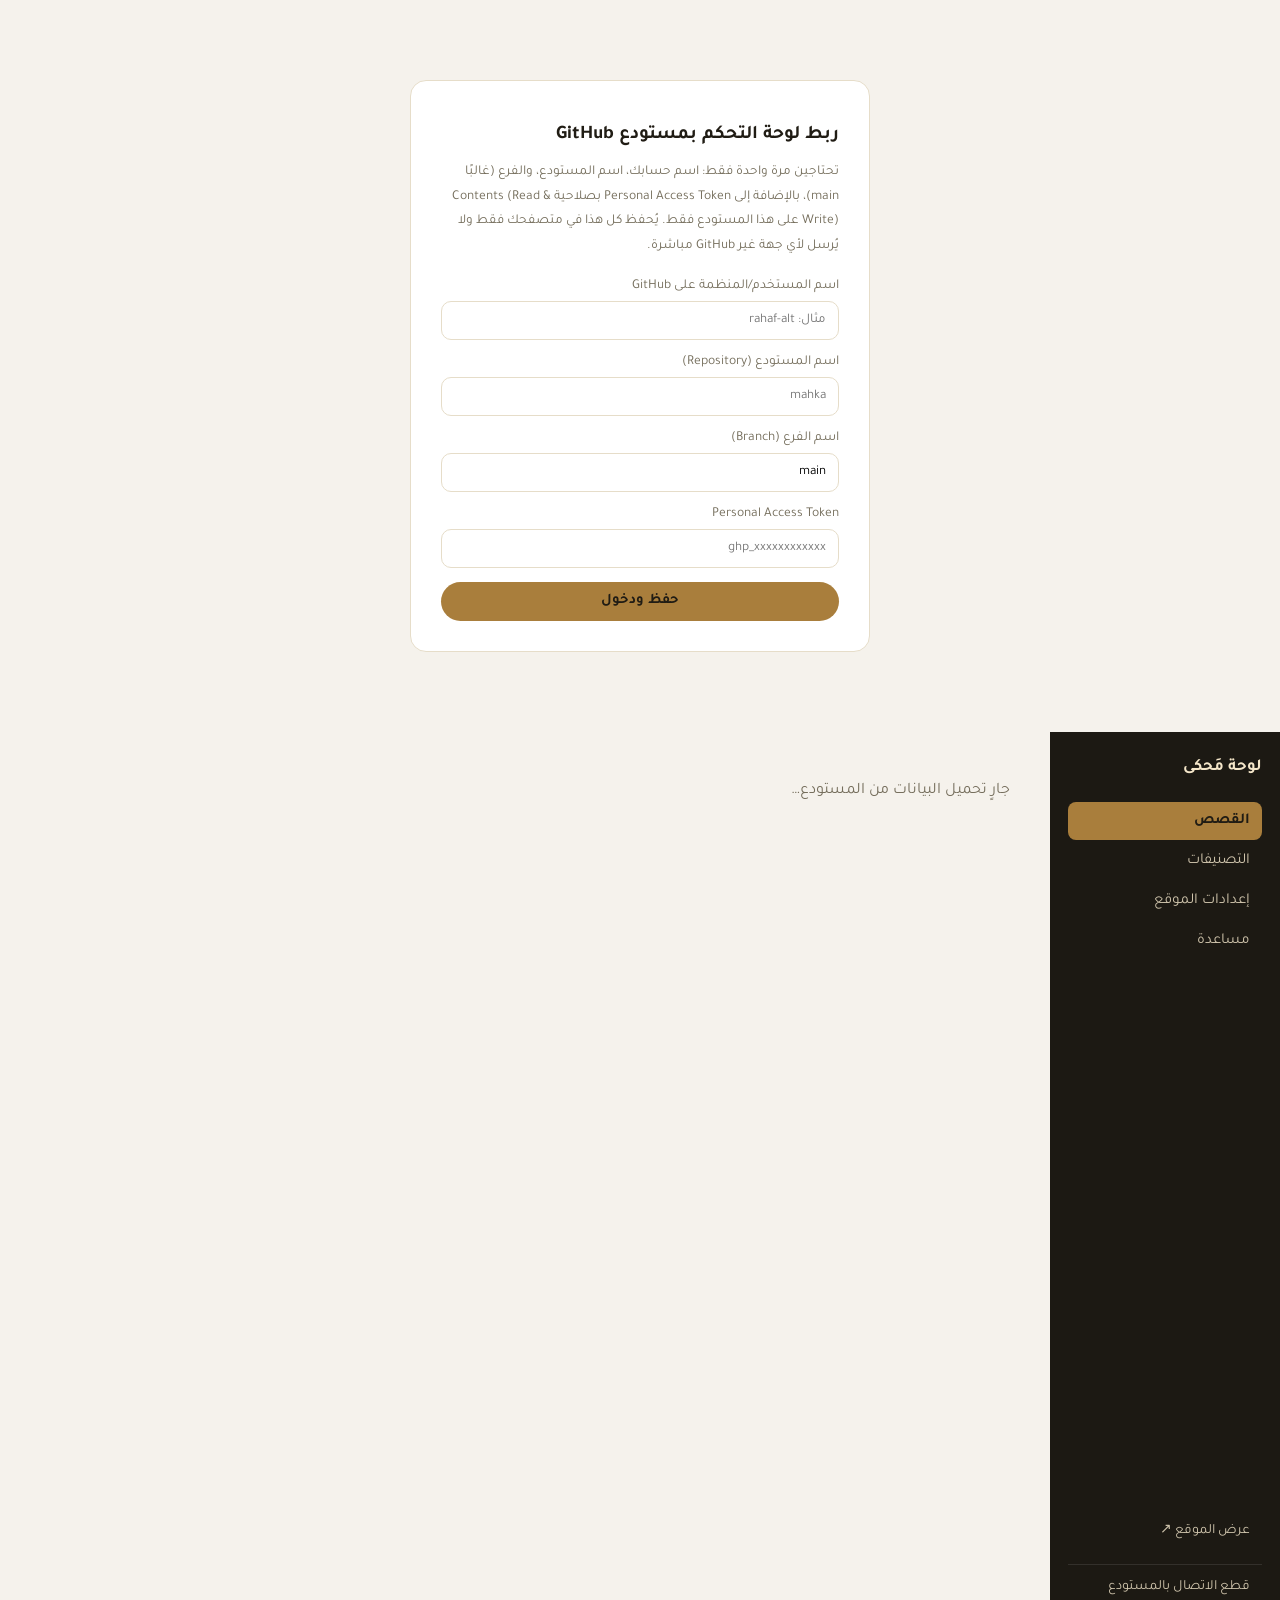
<file: docs/admin/index.html>
<!DOCTYPE html>
<html lang="ar" dir="rtl">
<head>
<meta charset="UTF-8">
<meta name="viewport" content="width=device-width, initial-scale=1.0">
<title>لوحة تحكم مَحكى</title>
<meta name="robots" content="noindex, nofollow">
<link href="https://fonts.googleapis.com/css2?family=Tajawal:wght@400;500;700&display=swap" rel="stylesheet">
<link rel="stylesheet" href="../assets/css/admin.css">
<style>
  .config-card{max-width:460px;margin:80px auto;background:#fff;border:1px solid var(--a-line);border-radius:16px;padding:30px;}
  .config-card h1{font-size:1.2rem;margin-bottom:6px;}
  .config-card p.hint{color:var(--a-muted);font-size:.85rem;margin-bottom:20px;line-height:1.8;}
  .config-card label{display:flex;flex-direction:column;gap:6px;font-size:.85rem;color:var(--a-muted);margin-bottom:14px;}
  .config-card input{border:1px solid var(--a-line);border-radius:10px;padding:10px 12px;font-family:inherit;}
  #toastBox{position:fixed;bottom:16px;left:16px;right:16px;z-index:100;max-width:420px;margin-inline-start:auto;}
  .badge-loading{opacity:.6;pointer-events:none;}
  .upload-progress{font-size:.82rem;color:var(--a-gold);margin-top:6px;}
</style>
</head>
<body class="admin-body">

<div id="toastBox"></div>

<div id="configScreen">
  <div class="config-card">
    <h1>ربط لوحة التحكم بمستودع GitHub</h1>
    <p class="hint">
      تحتاجين مرة واحدة فقط: اسم حسابك، اسم المستودع، والفرع (غالبًا main)،
      بالإضافة إلى Personal Access Token بصلاحية Contents (Read & Write) على هذا
      المستودع فقط. يُحفظ كل هذا في متصفحك فقط ولا يُرسل لأي جهة غير GitHub مباشرة.
    </p>
    <label>اسم المستخدم/المنظمة على GitHub
      <input type="text" id="cfgOwner" placeholder="مثال: rahaf-alt">
    </label>
    <label>اسم المستودع (Repository)
      <input type="text" id="cfgRepo" placeholder="mahka">
    </label>
    <label>اسم الفرع (Branch)
      <input type="text" id="cfgBranch" value="main">
    </label>
    <label>Personal Access Token
      <input type="password" id="cfgToken" placeholder="ghp_xxxxxxxxxxxx">
    </label>
    <button class="btn-primary" id="cfgSubmit" style="width:100%">حفظ ودخول</button>
  </div>
</div>

<div id="dashboard" class="admin-shell" hidden>
  <aside class="admin-sidebar">
    <div class="admin-brand">لوحة مَحكى</div>
    <nav class="admin-nav">
      <a href="#" data-tab="stories" class="tab-link active">القصص</a>
      <a href="#" data-tab="categories" class="tab-link">التصنيفات</a>
      <a href="#" data-tab="settings" class="tab-link">إعدادات الموقع</a>
      <a href="#" data-tab="help" class="tab-link">مساعدة</a>
    </nav>
    <a href="../index.html" target="_blank" class="admin-view-site">عرض الموقع ↗</a>
    <a href="#" id="disconnectBtn" class="admin-logout">قطع الاتصال بالمستودع</a>
  </aside>
  <main class="admin-main" id="tabContent">
    <p class="muted">جارٍ تحميل البيانات من المستودع…</p>
  </main>
</div>

<script src="../assets/js/admin-core.js"></script>
<script src="../assets/js/admin-app.js"></script>
</body>
</html>
</file>
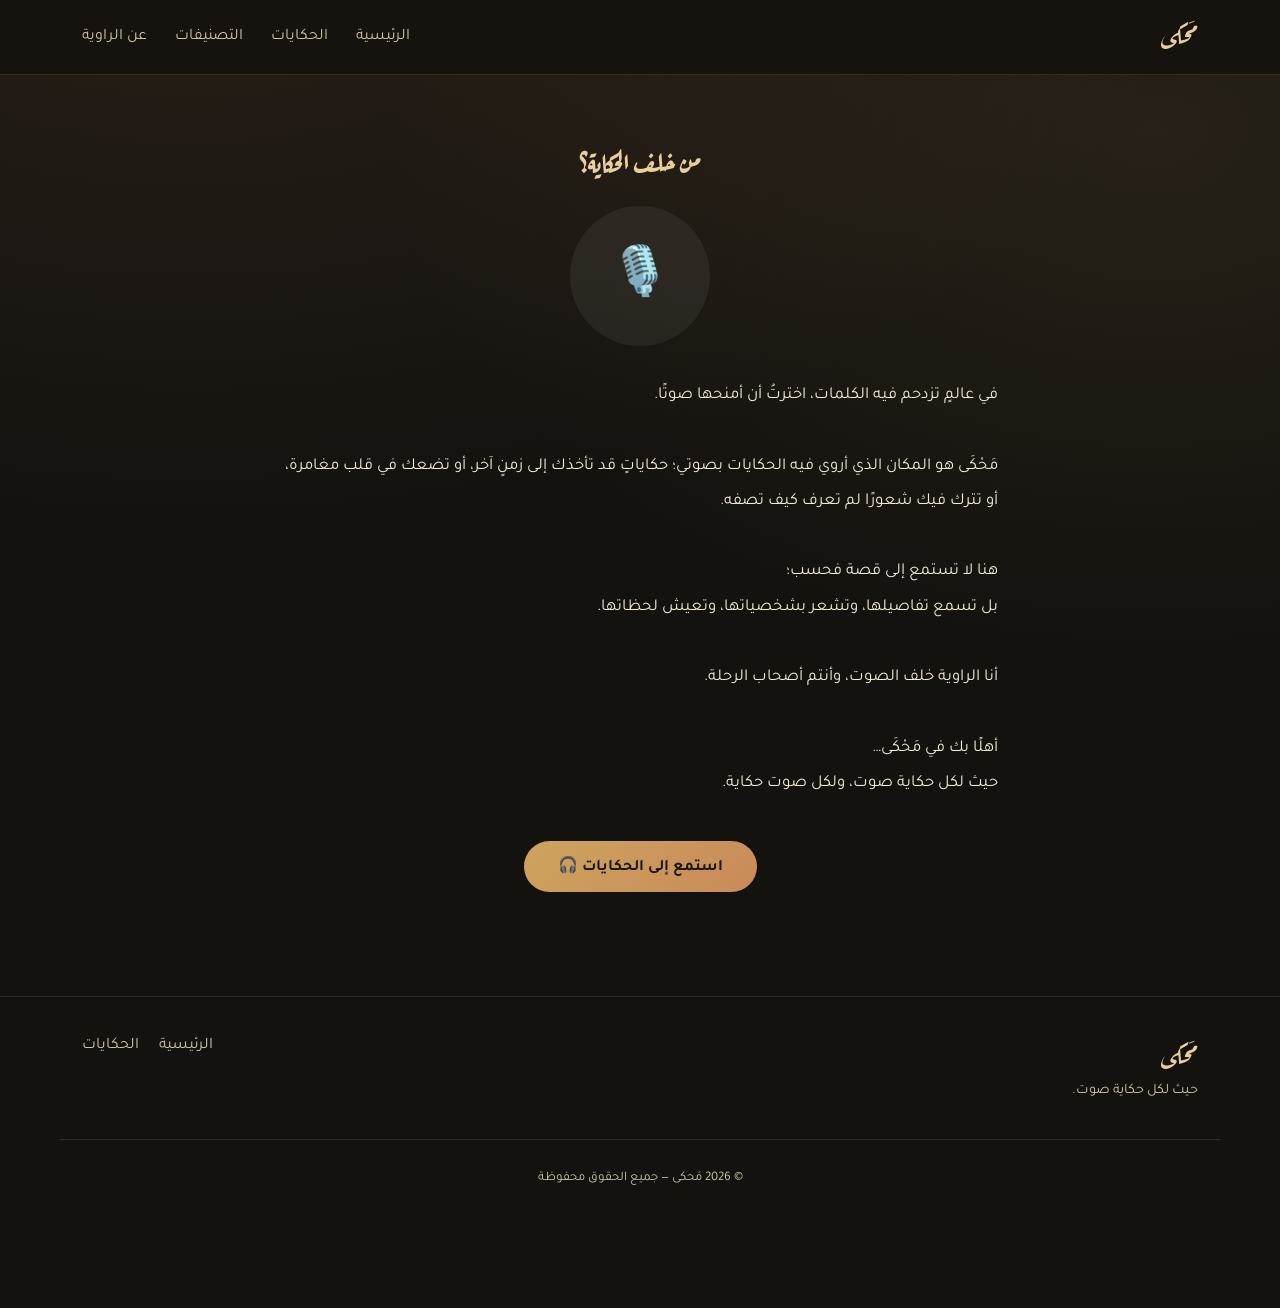
<file: docs/about.html>
<!DOCTYPE html>
<html lang="ar" dir="rtl">
<head>
<meta charset="UTF-8">
<meta name="viewport" content="width=device-width, initial-scale=1.0">
<title>مَحكى</title>
<meta name="description" content="">
<link rel="preconnect" href="https://fonts.googleapis.com">
<link href="https://fonts.googleapis.com/css2?family=Aref+Ruqaa:wght@400;700&family=Tajawal:wght@300;400;500;700&display=swap" rel="stylesheet">
<link rel="stylesheet" href="assets/css/site.css">
</head>
<body>

<header class="site-header">
  <div class="container header-inner">
    <a class="brand" href="index.html">
      <img data-site-logo hidden class="brand-logo" alt="">
      <span class="brand-name" data-site-name></span>
    </a>
    <nav class="main-nav" id="mainNav">
      <a href="index.html">الرئيسية</a>
      <a href="stories.html">الحكايات</a>
    
        <a href="stories.html#categoriesSection">التصنيفات</a>
        <a href="about.html">عن الراوية</a>
      </nav>
    <button class="nav-toggle" id="navToggle" aria-label="القائمة"><span></span><span></span><span></span></button>
  </div>
</header>

<section class="section">
  <div class="container" style="max-width:760px; margin:0 auto;">
    <h1 class="section-title" style="text-align:center; margin-bottom:24px;">من خلف الحكاية؟</h1>
    <div style="text-align:center; margin-bottom:32px;">
      <div style="width:140px;height:140px;border-radius:50%;background:rgba(255,255,255,0.06);margin:0 auto 16px;display:flex;align-items:center;justify-content:center;font-size:48px;">🎙️</div>
    </div>
    <div style="font-size:1.05rem; line-height:2.1; white-space:pre-line;">في عالمٍ تزدحم فيه الكلمات، اخترتُ أن أمنحها صوتًا.

مَحْكَى هو المكان الذي أروي فيه الحكايات بصوتي؛ حكاياتٍ قد تأخذك إلى زمنٍ آخر، أو تضعك في قلب مغامرة، أو تترك فيك شعورًا لم تعرف كيف تصفه.

هنا لا تستمع إلى قصة فحسب؛
بل تسمع تفاصيلها، وتشعر بشخصياتها، وتعيش لحظاتها.

أنا الراوية خلف الصوت، وأنتم أصحاب الرحلة.

أهلًا بك في مَحْكَى…
حيث لكل حكاية صوت، ولكل صوت حكاية.</div>

    <div style="margin-top:40px; text-align:center;">
      <a href="stories.html" class="btn-primary">استمع إلى الحكايات 🎧</a>
    </div>
  </div>
</section>

<footer class="site-footer">
  <div class="container footer-inner">
    <div class="footer-brand">
      <span class="brand-name" data-site-name></span>
      <p data-site-tagline></p>
    </div>
    <div class="footer-links">
      <a href="index.html">الرئيسية</a>
      <a href="stories.html">الحكايات</a>
    </div>
  </div>
  <div class="container footer-bottom">
    <p>© <span data-current-year></span> <span data-site-name></span> — <span data-footer-text></span></p>
  </div>
</footer>

<script src="assets/js/site.js"></script>
<script src="assets/js/player.js"></script>
<script>
document.getElementById('navToggle').addEventListener('click', () => {
  document.getElementById('mainNav').classList.toggle('open');
});

(async function () {
  const [stories, categories, settings] = await Promise.all([
    Mahka.getStories(), Mahka.getCategories(), Mahka.getSettings(),
  ]);
  Mahka.applySettingsToDom(settings);
  const catMap = Mahka.categoriesById(categories);

  const published = stories.filter(s => s.status === 'published');
  const recent = [...published].sort((a, b) => new Date(b.created_at) - new Date(a.created_at)).slice(0, 8);
  const mostListened = [...published].sort((a, b) => (b.listens_count||0) - (a.listens_count||0)).slice(0, 8);
  const featured = published.filter(s => s.is_featured).slice(0, 6);

  document.getElementById('recentGrid').innerHTML = recent.length
    ? recent.map(s => Mahka.storyCardHTML(s, catMap)).join('')
    : '<p class="empty-state">لا توجد حكايات منشورة بعد.</p>';

  document.getElementById('mostListenedGrid').innerHTML = mostListened.length
    ? mostListened.map(s => Mahka.storyCardHTML(s, catMap)).join('')
    : '<p class="empty-state">لا توجد بيانات استماع كافية بعد.</p>';

  if (featured.length) {
    document.getElementById('featuredSection').hidden = false;
    document.getElementById('featuredRow').innerHTML = featured.map(s => Mahka.storyCardHTML(s, catMap)).join('');
  }

  if (categories.length) {
    document.getElementById('categoriesSection').hidden = false;
    document.getElementById('categoryPills').innerHTML = categories.map(c =>
      `<a href="stories.html?category=${encodeURIComponent(c.slug)}" class="pill">${Mahka.escapeHtml(c.name)}</a>`
    ).join('');
  }
})();
</script>

</body>
</html>
</file>
<file: docs/assets/css/admin.css>
:root {
  --a-bg: #f5f2ec;
  --a-panel: #ffffff;
  --a-ink: #201c14;
  --a-muted: #756e5c;
  --a-line: #e6ddc9;
  --a-gold: #a97e3c;
  --a-gold-bg: #f4e6c9;
  --a-danger: #b3462c;
  --a-green: #3c7a4d;
}
* { box-sizing: border-box; }
body.admin-body {
  margin: 0; font-family: 'Tajawal', sans-serif; background: var(--a-bg); color: var(--a-ink);
}
a { color: inherit; text-decoration: none; }

.admin-shell { display: flex; min-height: 100vh; }
.admin-sidebar {
  width: 230px; background: #1c1913; color: #efe6d2; padding: 26px 18px;
  display: flex; flex-direction: column; gap: 6px; flex-shrink: 0;
}
.admin-brand { font-weight: 700; font-size: 1.05rem; margin-bottom: 18px; color: var(--a-gold-bg); }
.admin-nav { display: flex; flex-direction: column; gap: 2px; flex: 1; }
.admin-nav a { padding: 10px 12px; border-radius: 8px; color: #cfc4ac; font-size: .95rem; }
.admin-nav a:hover { background: rgba(255,255,255,.06); }
.admin-nav a.active { background: var(--a-gold); color: #201c14; font-weight: 700; }
.admin-view-site, .admin-logout { padding: 10px 12px; font-size: .88rem; color: #cfc4ac; }
.admin-logout { border-top: 1px solid rgba(255,255,255,.1); margin-top: 8px; padding-top: 14px; }

.admin-main { flex: 1; padding: 34px 40px; max-width: 1100px; }
.admin-page-title { font-size: 1.6rem; margin: 0 0 20px; }
.admin-page-head { display: flex; align-items: center; justify-content: space-between; margin-bottom: 14px; }

.admin-flashes { margin-bottom: 18px; }
.flash { padding: 12px 16px; border-radius: 10px; margin-bottom: 10px; font-size: .92rem; }
.flash-success { background: #e3f0e4; color: var(--a-green); }
.flash-error { background: #fbe7e1; color: var(--a-danger); }

.stat-grid { display: grid; grid-template-columns: repeat(auto-fit, minmax(150px,1fr)); gap: 16px; margin-bottom: 30px; }
.stat-card { background: var(--a-panel); border: 1px solid var(--a-line); border-radius: 14px; padding: 20px; display: flex; flex-direction: column; gap: 6px; }
.stat-number { font-size: 1.9rem; font-weight: 700; color: var(--a-gold); }
.stat-label { color: var(--a-muted); font-size: .85rem; }

.admin-panel { background: var(--a-panel); border: 1px solid var(--a-line); border-radius: 14px; padding: 22px; margin-bottom: 26px; }
.admin-panel-head { display: flex; justify-content: space-between; align-items: baseline; margin-bottom: 14px; }
.admin-panel h2 { font-size: 1.1rem; margin: 0 0 14px; }

.admin-table { width: 100%; border-collapse: collapse; background: var(--a-panel); border: 1px solid var(--a-line); border-radius: 14px; overflow: hidden; }
.admin-table th, .admin-table td { padding: 12px 14px; border-bottom: 1px solid var(--a-line); text-align: right; font-size: .92rem; }
.admin-table th { background: #faf6ec; color: var(--a-muted); font-weight: 600; }
.thumb { width: 42px; height: 42px; border-radius: 8px; object-fit: cover; display: block; }
.thumb.placeholder { background: var(--a-gold-bg); }
.drag-handle { cursor: grab; color: var(--a-muted); text-align: center; }
tr.dragging { opacity: .5; }

.tag-toggle { border: none; border-radius: 999px; padding: 5px 14px; font-size: .8rem; cursor: pointer; }
.tag-published { background: #e3f0e4; color: var(--a-green); }
.tag-draft { background: #f1ede0; color: var(--a-muted); }
.star-toggle { border: none; background: none; font-size: 1.2rem; color: #d8d0bd; cursor: pointer; }
.star-toggle.is-featured { color: var(--a-gold); }

.row-actions { display: flex; gap: 12px; align-items: center; }
.row-actions a { color: var(--a-gold); }
.link-danger { background: none; border: none; color: var(--a-danger); cursor: pointer; font-family: inherit; font-size: .92rem; padding: 0; }
.row-form-inline { display: inline; }

.filter-tabs { display: flex; gap: 10px; margin-bottom: 14px; }
.filter-tabs a { padding: 8px 18px; border-radius: 999px; background: var(--a-panel); border: 1px solid var(--a-line); color: var(--a-muted); font-size: .9rem; }
.filter-tabs a.active { background: var(--a-gold); color: #201c14; border-color: var(--a-gold); }

.muted { color: var(--a-muted); }
.small { font-size: .84rem; }

.admin-form { background: var(--a-panel); border: 1px solid var(--a-line); border-radius: 14px; padding: 26px; }
.admin-form.narrow { max-width: 460px; }
.form-grid { display: grid; grid-template-columns: 1fr 1fr; gap: 30px; }
.form-col { display: flex; flex-direction: column; gap: 16px; }
.admin-form label { display: flex; flex-direction: column; gap: 6px; font-size: .9rem; color: var(--a-muted); font-weight: 500; }
.admin-form input[type=text], .admin-form input[type=number], .admin-form input[type=password],
.admin-form textarea, .admin-form select {
  border: 1px solid var(--a-line); border-radius: 10px; padding: 10px 12px; font-family: inherit; font-size: .95rem; color: var(--a-ink);
}
.checkbox-row { flex-direction: row !important; align-items: center; gap: 8px !important; }
.preview-thumb { width: 100px; height: 100px; object-fit: cover; border-radius: 10px; border: 1px solid var(--a-line); }
.preview-audio { width: 100%; }
.form-actions { margin-top: 24px; display: flex; gap: 12px; }
.soft-divider { border: none; border-top: 1px solid var(--a-line); margin: 6px 0; }

.btn-primary {
  background: var(--a-gold); color: #201c14; border: none; border-radius: 999px;
  padding: 11px 26px; font-weight: 700; cursor: pointer; display: inline-block; font-family: inherit; font-size: .92rem;
}
.btn-secondary {
  background: transparent; border: 1px solid var(--a-line); color: var(--a-ink); border-radius: 999px;
  padding: 10px 22px; cursor: pointer; font-family: inherit; font-size: .9rem;
}
.btn-secondary.sm { padding: 6px 16px; font-size: .82rem; }

.inline-form { display: flex; gap: 10px; flex-wrap: wrap; }
.inline-form input { border: 1px solid var(--a-line); border-radius: 10px; padding: 10px 12px; font-family: inherit; }

.category-rows { display: flex; flex-direction: column; gap: 6px; }
.category-row {
  display: grid; grid-template-columns: 1.4fr 1fr .8fr 1fr; gap: 14px; align-items: center;
  background: var(--a-panel); border: 1px solid var(--a-line); border-radius: 10px; padding: 10px 16px;
}
.category-row-head { background: transparent; border: none; color: var(--a-muted); font-size: .82rem; padding: 0 16px; }
.category-edit-form input[type=text] { width: 100%; }

/* شاشة الدخول */
.login-screen { min-height: 100vh; display: flex; align-items: center; justify-content: center; background: #1c1913; }
.login-card { background: #24201730; background: #ffffff; padding: 40px 34px; border-radius: 18px; width: 340px; box-shadow: 0 20px 50px rgba(0,0,0,.3); display: flex; flex-direction: column; gap: 14px; }
.login-card h1 { margin: 0; font-size: 1.3rem; }
.login-sub { color: var(--a-muted); margin: -8px 0 6px; font-size: .88rem; }
.login-card label { display: flex; flex-direction: column; gap: 6px; font-size: .88rem; color: var(--a-muted); }
.login-card input { border: 1px solid var(--a-line); border-radius: 10px; padding: 10px 12px; font-family: inherit; }

@media (max-width: 780px) {
  .admin-shell { flex-direction: column; }
  .admin-sidebar { width: 100%; flex-direction: row; flex-wrap: wrap; }
  .admin-nav { flex-direction: row; flex-wrap: wrap; }
  .admin-main { padding: 20px; }
  .form-grid { grid-template-columns: 1fr; }
  .category-row { grid-template-columns: 1fr; }
}
</file>
<file: docs/assets/css/site.css>
/* ============================================================
   مَحكى — هوية بصرية: ليلية، دافئة، أدبية.
   لا تشبه مواقع الكتب التقليدية ولا واجهات البودكاست القياسية:
   خلفية داكنة كالحبر عند المساء، لمسات ذهبية هادئة، وإيقاع بصري
   موجي (Sound-wave motif) بدل أيقونات الكتب المعتادة.
   ============================================================ */

:root {
  --ink: #14120f;
  --ink-2: #1c1913;
  --ink-3: #26221a;
  --paper: #f3ead9;
  --paper-dim: #cfc4ac;
  --gold: #cda45e;
  --gold-soft: #e8cf9c;
  --ember: #c98a5a;
  --line: rgba(205, 164, 94, 0.18);
  --radius: 18px;
  --shadow: 0 20px 50px rgba(0,0,0,.35);
  --font-display: 'Aref Ruqaa', serif;
  --font-body: 'Tajawal', sans-serif;
}

* { box-sizing: border-box; }

html, body {
  margin: 0; padding: 0;
  background: var(--ink);
  color: var(--paper);
  font-family: var(--font-body);
  scroll-behavior: smooth;
}

body {
  background-image:
    radial-gradient(ellipse 80% 50% at 15% -10%, rgba(201,138,90,.12), transparent),
    radial-gradient(ellipse 60% 40% at 90% 10%, rgba(205,164,94,.10), transparent);
  padding-bottom: 90px; /* مساحة لمشغل الصوت الثابت */
}

.container { max-width: 1160px; margin: 0 auto; padding: 0 22px; }

a { color: inherit; text-decoration: none; }

h1, h2, h3 { font-family: var(--font-display); font-weight: 700; margin: 0; }

/* ---------- الرأس ---------- */
.site-header {
  position: sticky; top: 0; z-index: 40;
  background: rgba(20, 18, 15, 0.85);
  backdrop-filter: blur(10px);
  border-bottom: 1px solid var(--line);
}
.header-inner { display: flex; align-items: center; justify-content: space-between; height: 74px; }
.brand { display: flex; align-items: center; gap: 10px; }
.brand-logo { height: 34px; width: auto; border-radius: 6px; }
.brand-name { font-family: var(--font-display); font-size: 1.6rem; color: var(--gold-soft); }
.main-nav { display: flex; gap: 28px; font-size: 1rem; }
.main-nav a { color: var(--paper-dim); transition: color .2s; }
.main-nav a:hover { color: var(--gold); }
.nav-toggle { display: none; flex-direction: column; gap: 5px; background: none; border: none; cursor: pointer; }
.nav-toggle span { width: 24px; height: 2px; background: var(--gold); display: block; }

/* ---------- Hero ---------- */
.hero {
  position: relative;
  padding: 100px 0 90px;
  text-align: center;
  overflow: hidden;
  border-bottom: 1px solid var(--line);
}
.hero-glow {
  position: absolute; inset: 0;
  background: radial-gradient(circle at 50% 0%, rgba(205,164,94,.18), transparent 60%);
  pointer-events: none;
}
.hero-inner { position: relative; z-index: 1; }
.hero-eyebrow { color: var(--gold); letter-spacing: .3em; font-size: .8rem; margin-bottom: 14px; }
.hero h1 {
  font-size: clamp(2.2rem, 5vw, 3.6rem);
  color: var(--paper);
  line-height: 1.35;
  margin-bottom: 22px;
}
.hero-sub { color: var(--paper-dim); max-width: 620px; margin: 0 auto 34px; line-height: 1.9; }

.btn-primary {
  display: inline-block;
  background: linear-gradient(135deg, var(--gold), var(--ember));
  color: #1a1610;
  font-weight: 700;
  padding: 14px 34px;
  border-radius: 999px;
  border: none;
  cursor: pointer;
  transition: transform .2s, box-shadow .2s;
}
.btn-primary:hover { transform: translateY(-2px); box-shadow: 0 10px 24px rgba(205,164,94,.35); }

.btn-secondary {
  background: transparent; color: var(--gold-soft);
  border: 1px solid var(--line); border-radius: 999px;
  padding: 10px 22px; cursor: pointer; font-family: var(--font-body);
}
.btn-secondary:hover { border-color: var(--gold); }

/* ---------- الأقسام ---------- */
.section { padding: 64px 0; }
.section-alt { background: var(--ink-2); }
.section-title { font-size: 1.7rem; color: var(--gold-soft); margin-bottom: 28px; }
.section-head { display: flex; align-items: baseline; justify-content: space-between; margin-bottom: 20px; }
.section-head .section-title { margin-bottom: 0; }
.link-more { color: var(--gold); font-size: .92rem; }

.empty-state { color: var(--paper-dim); }

/* ---------- بطاقات القصص ---------- */
.story-grid, .featured-row {
  display: grid;
  grid-template-columns: repeat(auto-fill, minmax(220px, 1fr));
  gap: 26px;
}
.story-card {
  background: var(--ink-3);
  border: 1px solid var(--line);
  border-radius: var(--radius);
  overflow: hidden;
  transition: transform .25s, box-shadow .25s;
}
.story-card:hover { transform: translateY(-5px); box-shadow: var(--shadow); }
.story-card-cover { position: relative; display: block; aspect-ratio: 1/1; background: var(--ink-2); }
.story-card-cover img { width: 100%; height: 100%; object-fit: cover; display: block; }
.cover-placeholder {
  width: 100%; height: 100%; display: flex; align-items: center; justify-content: center;
  font-family: var(--font-display); font-size: 3rem; color: var(--gold);
  background: linear-gradient(160deg, #26221a, #1c1913);
}
.cover-placeholder.large { aspect-ratio: 1/1; border-radius: var(--radius); font-size: 5rem; }
.play-badge {
  position: absolute; bottom: 12px; left: 12px;
  width: 42px; height: 42px; border-radius: 50%;
  background: rgba(20,18,15,.75); color: var(--gold-soft);
  display: flex; align-items: center; justify-content: center;
  border: 1px solid var(--line); cursor: pointer; font-size: 1rem;
  transition: background .2s;
}
.play-badge:hover { background: var(--gold); color: #1a1610; }
.story-card-body { padding: 16px 18px 20px; }
.story-chip {
  display: inline-block; font-size: .74rem; color: var(--ink);
  background: var(--gold-soft); padding: 3px 12px; border-radius: 999px; margin-bottom: 10px;
}
.story-card-body h3 { font-size: 1.08rem; margin-bottom: 8px; line-height: 1.5; }
.story-meta { display: flex; gap: 12px; color: var(--paper-dim); font-size: .85rem; }

.category-pills { display: flex; flex-wrap: wrap; gap: 12px; }
.pill {
  border: 1px solid var(--line); border-radius: 999px; padding: 9px 20px;
  color: var(--paper-dim); font-size: .92rem; transition: all .2s;
}
.pill:hover { border-color: var(--gold); color: var(--gold-soft); }

.about-section { text-align: center; }
.about-inner { max-width: 700px; }
.about-inner p { color: var(--paper-dim); line-height: 2; font-size: 1.05rem; }

/* ---------- صفحة تصفح الحكايات ---------- */
.page-head h1 { font-size: 2rem; color: var(--gold-soft); margin-bottom: 24px; }
.filters-bar {
  display: flex; flex-wrap: wrap; gap: 12px;
}
.filters-bar input, .filters-bar select {
  background: var(--ink-3); border: 1px solid var(--line); color: var(--paper);
  border-radius: 10px; padding: 11px 16px; font-family: var(--font-body);
}
.filters-bar input { flex: 1; min-width: 200px; }

/* ---------- صفحة القصة ---------- */
.story-detail { padding: 60px 0 20px; border-bottom: 1px solid var(--line); }
.story-detail-grid {
  display: grid; grid-template-columns: 340px 1fr; gap: 48px; align-items: start;
}
.story-cover-large img { width: 100%; border-radius: var(--radius); box-shadow: var(--shadow); }
.story-info h1 { font-size: 2.1rem; margin: 14px 0 18px; line-height: 1.4; }
.story-meta-row { display: flex; gap: 18px; color: var(--paper-dim); font-size: .92rem; margin-bottom: 20px; flex-wrap: wrap; }
.story-description { color: var(--paper-dim); line-height: 2; margin-bottom: 28px; }
.next-link { display: block; margin-top: 16px; color: var(--gold); }

/* ---------- مشغل الصوت الثابت ---------- */
.sticky-player {
  position: fixed; bottom: 0; right: 0; left: 0; z-index: 50;
  background: rgba(20,18,15,.95); backdrop-filter: blur(12px);
  border-top: 1px solid var(--line);
}
.player-inner {
  display: flex; align-items: center; gap: 16px; padding: 10px 22px; flex-wrap: wrap;
}
.player-inner img { width: 46px; height: 46px; border-radius: 8px; object-fit: cover; background: var(--ink-3); }
.player-meta { display: flex; flex-direction: column; min-width: 120px; font-size: .85rem; }
.player-meta span { color: var(--paper-dim); font-size: .75rem; }
.player-controls { display: flex; gap: 10px; }
.player-controls button {
  background: none; border: 1px solid var(--line); color: var(--gold-soft);
  width: 38px; height: 38px; border-radius: 50%; cursor: pointer; font-size: .95rem;
}
.player-controls button:hover { border-color: var(--gold); }
.player-progress { display: flex; align-items: center; gap: 10px; flex: 1; min-width: 200px; font-size: .78rem; color: var(--paper-dim); }
.player-progress input[type=range] { flex: 1; accent-color: var(--gold); }
#playerSpeed { background: var(--ink-3); color: var(--paper); border: 1px solid var(--line); border-radius: 8px; padding: 6px; font-family: var(--font-body); }

/* ---------- التذييل ---------- */
.site-footer { border-top: 1px solid var(--line); padding-top: 40px; margin-top: 40px; }
.footer-inner { display: flex; justify-content: space-between; flex-wrap: wrap; gap: 20px; padding-bottom: 24px; }
.footer-brand p { color: var(--paper-dim); font-size: .9rem; margin-top: 6px; }
.footer-links { display: flex; gap: 20px; color: var(--paper-dim); }
.footer-bottom { border-top: 1px solid var(--line); padding: 18px 0; text-align: center; color: var(--paper-dim); font-size: .82rem; }

/* ---------- استجابة الجوال ---------- */
@media (max-width: 860px) {
  .story-detail-grid { grid-template-columns: 1fr; }
  .nav-toggle { display: flex; }
  .main-nav {
    position: absolute; top: 74px; right: 0; left: 0;
    background: var(--ink-2); flex-direction: column; padding: 16px 22px;
    display: none; border-bottom: 1px solid var(--line);
  }
  .main-nav.open { display: flex; }
  .player-progress { order: 3; width: 100%; }
}
</file>
